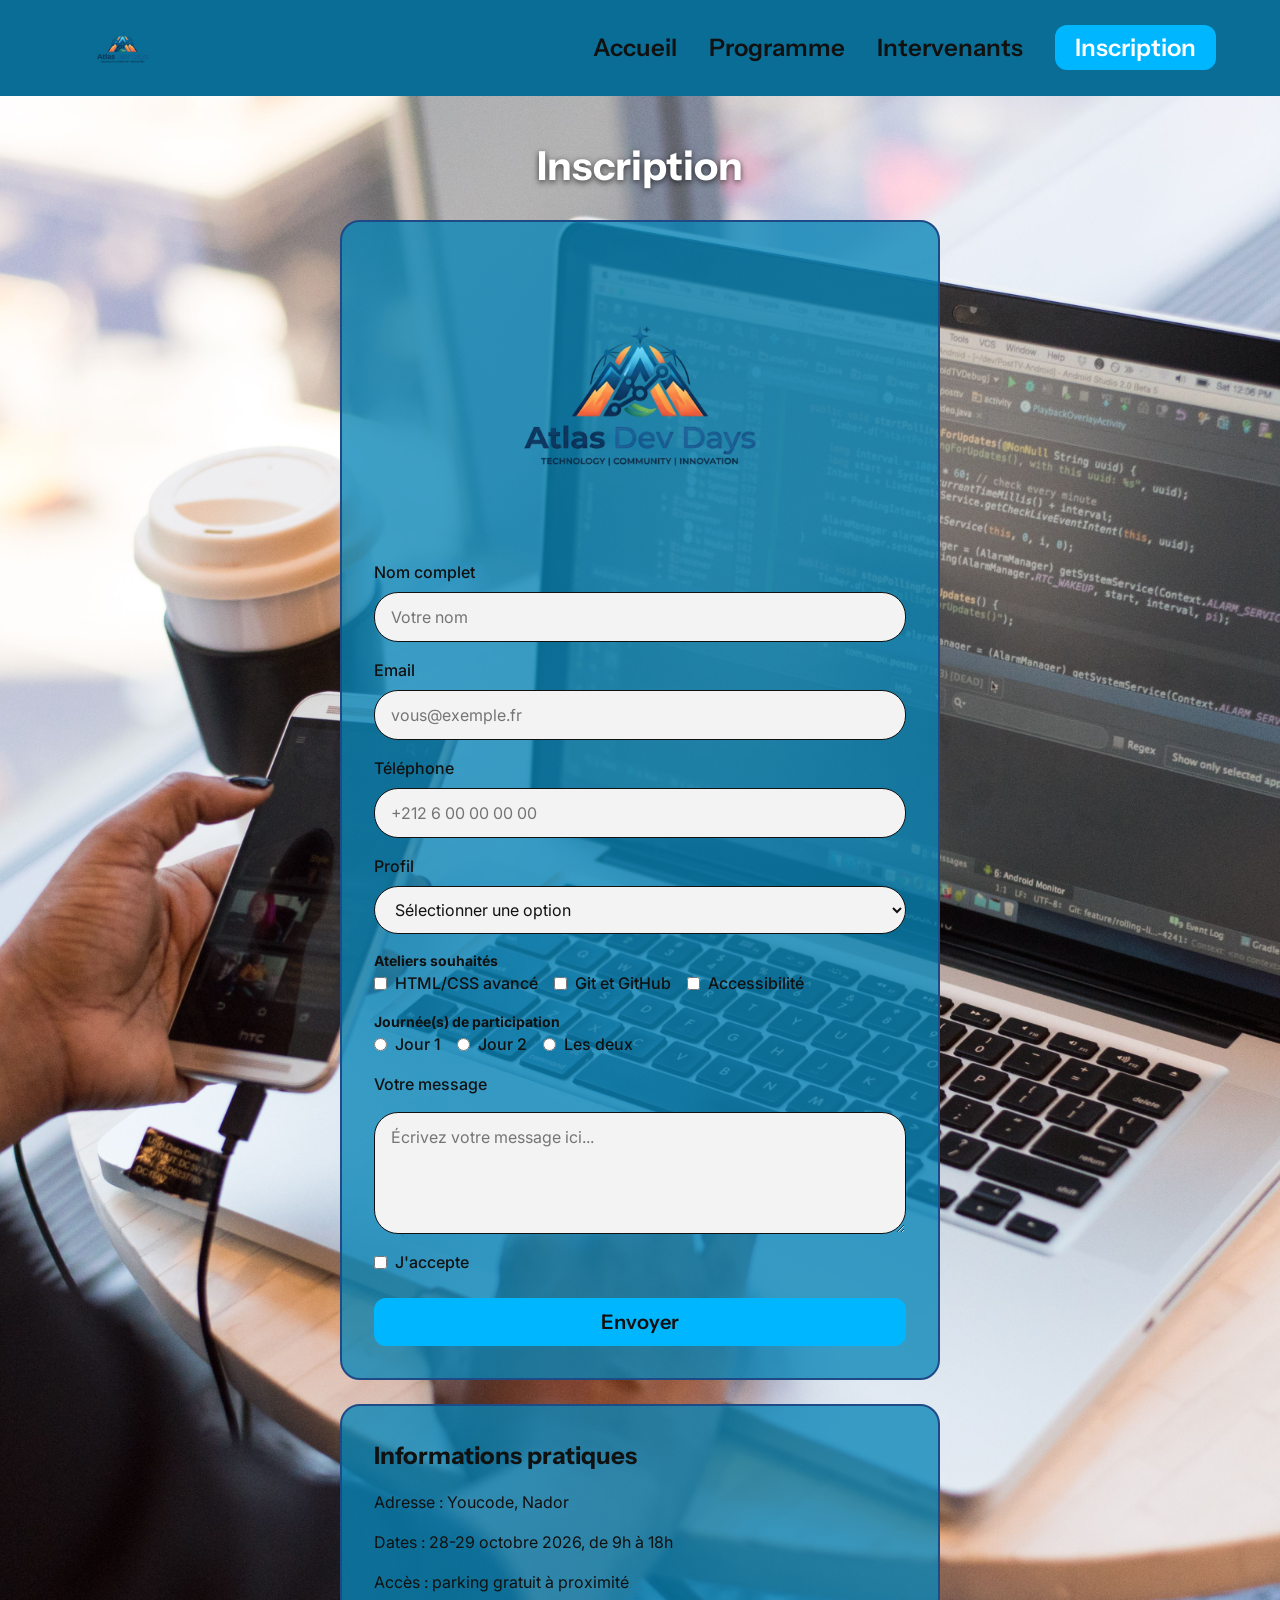
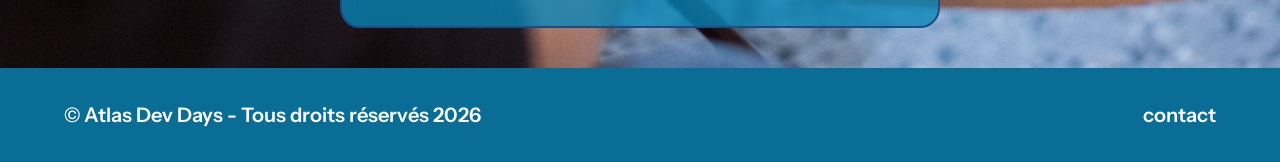
<file: inscription.html>
<!DOCTYPE html>
<html lang="fr">

<head>
  <meta charset="UTF-8">
  <meta name="viewport" content="width=device-width, initial-scale=1.0">
  <title>Atlas Dev Days | Inscription</title>
  <link rel="preconnect" href="https://fonts.googleapis.com">
  <link rel="preconnect" href="https://fonts.gstatic.com" crossorigin>
  <link rel="stylesheet"
    href="https://fonts.googleapis.com/css2?family=Instrument+Sans:wght@600&family=Inter:wght@400;500;700&display=swap">
  <link rel="stylesheet" href="css/style.css">
</head>

<body>

  <header class="site-header">
    <a href="index.html">
      <img class="logo" src="assets/icons/logo1.png" alt="Atlas Dev Days, retour à l'accueil">
    </a>
    <nav>
      <ul class="menu">
        <li><a href="index.html">Accueil</a></li>
        <li><a href="programme.html">Programme</a></li>
        <li><a href="intervenants.html">Intervenants</a></li>
        <li><a class="menu-cta" href="inscription.html" aria-current="page">Inscription</a></li>
      </ul>
    </nav>
  </header>

  <main class="page-inscription">
    <h1>Inscription</h1>

    <form class="form-card" action="#" method="get">
      <img class="from-logo" src="assets/icons/logo1.png" alt="">

      <div class="field">
        <label for="nom">Nom complet</label>
        <input type="text" id="nom" name="nom" placeholder="Votre nom" required minlength="3">
      </div>

      <div class="field">
        <label for="email">Email</label>
        <input type="email" id="email" name="email" placeholder="vous@exemple.fr" required>
      </div>

      <div class="field">
        <label for="tel">Téléphone</label>
        <input type="tel" id="tel" name="tel" placeholder="+212 6 00 00 00 00" required>
      </div>

      <div class="field">
        <label for="profil">Profil</label>
        <select id="profil" name="profil" required>
          <option value="">Sélectionner une option</option>
          <option value="etudiant">Étudiant·e</option>
          <option value="developpeur">Développeur·se</option>
          <option value="autre">Autre</option>
        </select>
      </div>

      <fieldset class="field">
        <legend>Ateliers souhaités</legend>
        <div>
          <div>
            <input type="checkbox" id="atelier-css" name="ateliers" value="css">
            <label for="atelier-css">HTML/CSS avancé</label>
          </div>
          <div>
            <input type="checkbox" id="atelier-git" name="ateliers" value="git">
            <label for="atelier-git">Git et GitHub</label>
          </div>
          <div>
            <input type="checkbox" id="atelier-a11y" name="ateliers" value="accessibilite">
            <label for="atelier-a11y">Accessibilité</label>
          </div>
        </div>
      </fieldset>

      <fieldset class="field">
        <legend>Journée(s) de participation</legend>
        <div>
          <div>
            <input type="radio" id="jour-1" name="jour" value="jour1" required>
            <label for="jour-1">Jour 1</label>
          </div>
          <div>
            <input type="radio" id="jour-2" name="jour" value="jour2">
            <label for="jour-2">Jour 2</label>
          </div>
          <div>
            <input type="radio" id="jour-both" name="jour" value="les-deux">
            <label for="jour-both">Les deux</label>
          </div>
        </div>
      </fieldset>

      <label for="message">Votre message</label>
      <textarea id="message" name="message" placeholder="Écrivez votre message ici..." rows="4"></textarea>
      <div class="check-box">
        <input type="checkbox" id="consentement" name="consentement" required>
        <label for="consentement">J'accepte</label>
      </div>

      <button class="button" type="submit">Envoyer</button>

    </form>

    <aside class="info-card">
      <h2>Informations pratiques</h2>
      <p>Adresse : Youcode, Nador</p>
      <p>Dates : 28-29 octobre 2026, de 9h à 18h</p>
      <p>Accès : parking gratuit à proximité</p>
    </aside>
  </main>

  <footer class="site-footer">
    <p>© Atlas Dev Days - Tous droits réservés 2026</p>
    <a href="#">contact</a>
  </footer>

</body>

</html>
</file>
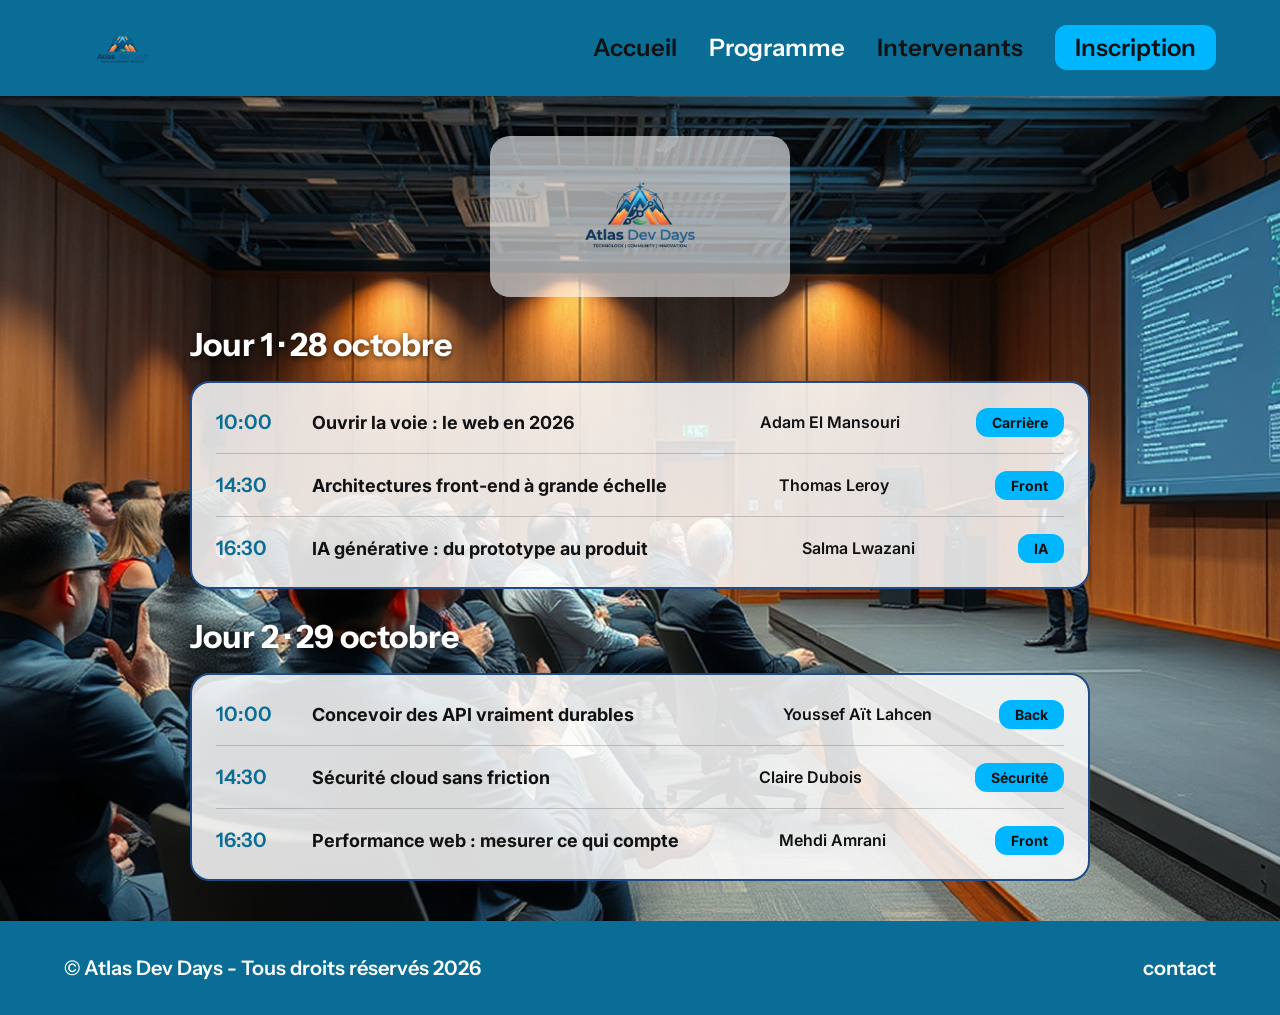
<file: programme.html>
<!DOCTYPE html>
<html lang="fr">

<head>
  <meta charset="UTF-8">
  <meta name="viewport" content="width=device-width, initial-scale=1.0">
  <title>Atlas Dev Days | Programme</title>
  <link rel="preconnect" href="https://fonts.googleapis.com">
  <link rel="preconnect" href="https://fonts.gstatic.com" crossorigin>
  <link rel="stylesheet"
    href="https://fonts.googleapis.com/css2?family=Instrument+Sans:wght@600&family=Inter:wght@400;500;700&display=swap">
  <link rel="stylesheet" href="css/style.css">
</head>

<body>

  <header class="site-header">
    <a href="index.html">
      <img class="logo" src="assets/icons/logo1.png" alt="Atlas Dev Days, retour à l'accueil">
    </a>
    <nav>
      <ul class="menu">
        <li><a href="index.html">Accueil</a></li>
        <li><a href="programme.html" aria-current="page">Programme</a></li>
        <li><a href="intervenants.html">Intervenants</a></li>
        <li><a class="menu-cta" href="inscription.html">Inscription</a></li>
      </ul>
    </nav>
  </header>

  <main class="page-programme">
    <img class="logo-center" src="assets/icons/logo1.png" alt="Atlas dev Days">

    <section class="day">
      <h2>Jour 1 · 28 octobre</h2>
      <div class="day-card">
        <article class="talk">
          <p class="talk-time">10:00</p>
          <h3 class="talk-title">Ouvrir la voie : le web en 2026</h3>
          <p class="talk-speaker">Adam El Mansouri</p>
          <p class="badge">Carrière</p>
        </article>
        <article class="talk">
          <p class="talk-time">14:30</p>
          <h3 class="talk-title">Architectures front-end à grande échelle</h3>
          <p class="talk-speaker">Thomas Leroy</p>
          <p class="badge">Front</p>
        </article>
        <article class="talk">
          <p class="talk-time">16:30</p>
          <h3 class="talk-title">IA générative : du prototype au produit</h3>
          <p class="talk-speaker">Salma Lwazani</p>
          <p class="badge">IA</p>
        </article>
      </div>
    </section>

    <section class="day">
      <h2>Jour 2 · 29 octobre</h2>
      <div class="day-card">
        <article class="talk">
          <p class="talk-time">10:00</p>
          <h3 class="talk-title">Concevoir des API vraiment durables</h3>
          <p class="talk-speaker">Youssef Aït Lahcen</p>
          <p class="badge">Back</p>
        </article>
        <article class="talk">
          <p class="talk-time">14:30</p>
          <h3 class="talk-title">Sécurité cloud sans friction</h3>
          <p class="talk-speaker">Claire Dubois</p>
          <p class="badge">Sécurité</p>
        </article>
        <article class="talk">
          <p class="talk-time">16:30</p>
          <h3 class="talk-title">Performance web : mesurer ce qui compte</h3>
          <p class="talk-speaker">Mehdi Amrani</p>
          <p class="badge">Front</p>
        </article>
      </div>
    </section>
  </main>

  <footer class="site-footer">
    <p>© Atlas Dev Days - Tous droits réservés 2026</p>
    <a href="#">contact</a>
  </footer>

</body>

</html>
</file>
<file: css/style.css>
/* Variables */
:root {
  --color-text: #111111;
  --color-light: #f5f5f5;
  --color-white: #ffffff;
  --color-accent: #00b7ff;
  --color-header: #096d95;
  --color-border: #1e4a86;

  --font-title: "Instrument Sans", sans-serif;
  --font-text: "Inter", sans-serif;

  --space: 16px;
}

/* Reset */
* {
  box-sizing: border-box;
  margin: 0;
  padding: 0;
}

img {
  max-width: 100%;
  display: block;
}

ul {
  list-style: none;
}

a {
  color: inherit;
  text-decoration: none;
}

/* Base */
body {
  min-height: 100vh;
  display: flex;
  flex-direction: column;
  background-color: var(--color-light);
  color: var(--color-text);
  font-family: var(--font-text);
  line-height: 1.5;
}

main {
  flex: 1;
}

.visually-hidden {
  position: absolute;
  width: 1px;
  height: 1px;
  overflow: hidden;
  clip: rect(0 0 0 0);
  white-space: nowrap;
}

/* Header */
.site-header {
  display: flex;
  justify-content: space-between;
  align-items: center;
  flex-wrap: wrap;
  gap: var(--space);
  padding: var(--space) 5%;
  background-color: var(--color-header);
}

.logo {
  height: 64px;
  width: auto;
}

.menu {
  display: flex;
  align-items: center;
  flex-wrap: wrap;
  gap: 32px;
}

.menu a {
  color: var(--color-text);
  font-family: var(--font-title);
  font-size: 24px;
  font-weight: 600;
}

.menu a:hover,
.menu a[aria-current="page"] {
  color: var(--color-white);
}

.menu .menu-cta {
  padding: 8px 20px;
  border-radius: 12px;
  background-color: var(--color-accent);
  color: var(--color-text);
}

.menu .menu-cta:hover {
  background-color: var(--color-white);
  color: var(--color-text);
}

/* Footer */
.site-footer {
  display: flex;
  justify-content: space-between;
  align-items: center;
  flex-wrap: wrap;
  gap: var(--space);
  padding: 32px 5%;
  background-color: var(--color-header);
  color: var(--color-white);
  font-family: var(--font-title);
  font-size: 20px;
  font-weight: 600;
}

.site-footer a:hover {
  text-decoration: underline;
}

/* Bouton */
.button {
  display: inline-block;
  margin-top: 8px;
  padding: 12px 28px;
  border: none;
  border-radius: 12px;
  background-color: var(--color-accent);
  color: var(--color-text);
  font-family: var(--font-title);
  font-size: 20px;
  font-weight: 600;
  text-align: center;
  cursor: pointer;
}

.button:hover {
  background-color: var(--color-white);
}

/* Focus visible (clavier) */
a:focus,
button:focus,
input:focus,
select:focus,
textarea:focus {
  outline: 3px solid var(--color-text);
  outline-offset: 2px;
  box-shadow: 0 0 0 5px var(--color-white);
}

/* Sections (accueil) */
.section {
  display: flex;
  flex-direction: column;
  align-items: center;
  gap: 24px;
  padding: 40px 5%;
}

.section h2 {
  font-family: var(--font-title);
  font-size: 32px;
}

/* Accueil : hero */
.hero {
  display: flex;
  justify-content: center;
  align-items: center;
  min-height: 460px;
  padding: 40px 5%;
  background-image: url("../assets/images/accueil.jpg");
  background-size: cover;
  background-position: center;
}

.hero-card {
  width: 100%;
  max-width: 320px;
  display: flex;
  flex-direction: column;
  align-items: center;
  gap: 8px;
  padding: 24px;
  border: 2px solid var(--color-border);
  border-radius: 20px;
  background-color: rgba(255, 255, 255, 0.8);
  text-align: center;
}

.hero-logo {
  width: 220px;
}

.hero-dates {
  font-size: 18px;
  font-weight: 700;
}

/* Accueil : chiffres clés */
.stats {
  display: flex;
  flex-wrap: wrap;
  justify-content: center;
  gap: 24px;
}

.stat {
  display: flex;
  flex-direction: column;
  align-items: center;
  min-width: 160px;
  padding: 24px;
  border: 2px solid var(--color-border);
  border-radius: 20px;
  background-color: var(--color-white);
  font-size: 18px;
}

.stat-number {
  color: var(--color-header);
  font-family: var(--font-title);
  font-size: 48px;
  line-height: 1;
}

/* Accueil : à propos */
.text-block {
  max-width: 700px;
  text-align: center;
}

/* Cartes intervenants (accueil + intervenants) */
.cards {
  display: flex;
  flex-wrap: wrap;
  justify-content: center;
  gap: 24px;
  width: 100%;
  max-width: 1100px;
}

.speaker-card {
  flex: 1 1 260px;
  max-width: 320px;
  display: flex;
  flex-direction: column;
  gap: 8px;
  padding: 0 0 16px 0;
  overflow: hidden;
  border: 2px solid var(--color-border);
  border-radius: 20px;
  background-color: var(--color-white);
}

.speaker-card img {
  width: 100%;
  height: 220px;
  object-fit: cover;
}

.speaker-card h2,
.speaker-card h3,
.speaker-card p,
.speaker-card a {
  padding: 0 16px;
}

.speaker-card h2,
.speaker-card h3 {
  font-family: var(--font-title);
  font-size: 22px;
}

.speaker-job {
  color: var(--color-header);
  font-weight: 600;
}

.speaker-link {
  margin-top: auto;
  color: var(--color-header);
  font-weight: 600;
  text-decoration: underline;
}

.speaker-link:hover {
  color: var(--color-text);
}

/* Page Intervenants */
.page-intervenants {
  display: flex;
  flex-direction: column;
  align-items: center;
  gap: 32px;
  padding: 40px 5%;
}

.page-intervenants h1 {
  font-family: var(--font-title);
  font-size: 40px;
}

/* Page Programme */
.page-programme {
  display: flex;
  flex-direction: column;
  align-items: center;
  gap: 24px;
  padding: 40px 5%;
  background-color: var(--color-header);
  background-image: url("../assets/images/programme.png");
  background-size: cover;
  background-position: center;
}

.logo-center {
  width: 300px;
  max-width: 100%;
  height: auto;
  padding: 12px 24px;
  border-radius: 20px;
  background-color: rgba(255, 255, 255, 0.6);
}

.day {
  width: 100%;
  max-width: 900px;
  display: flex;
  flex-direction: column;
  gap: 12px;
}

.day h2 {
  color: var(--color-white);
  font-family: var(--font-title);
  font-size: 32px;
  text-shadow: 0 2px 6px rgba(0, 0, 0, 0.7);
}

.day-card {
  display: flex;
  flex-direction: column;
  padding: 8px 24px;
  border: 2px solid var(--color-border);
  border-radius: 20px;
  background-color: rgba(255, 255, 255, 0.85);
}

.talk {
  display: flex;
  align-items: center;
  flex-wrap: wrap;
  gap: var(--space);
  padding: 16px 0;
}

.talk+.talk {
  border-top: 1px solid rgba(17, 17, 17, 0.2);
}

.talk-time {
  width: 80px;
  color: var(--color-header);
  font-family: var(--font-title);
  font-size: 20px;
  font-weight: 600;
}

.talk-title {
  flex: 1 1 250px;
  font-size: 18px;
}

.talk-speaker {
  flex: 0 1 200px;
  font-weight: 600;
}

.badge {
  padding: 4px 16px;
  border-radius: 12px;
  background-color: var(--color-accent);
  font-size: 14px;
  font-weight: 700;
}

/* ===== Page Inscription ===== */
.page-inscription {
  display: flex;
  flex-direction: column;
  align-items: center;
  gap: 24px;
  padding: 40px 5%;
  background-color: var(--color-header);
  background-image: url("../assets/images/inscription.jpg");
  background-size: cover;
  background-position: center;
}

.page-inscription h1 {
  color: var(--color-white);
  font-family: var(--font-title);
  font-size: 40px;
  text-shadow: 0 2px 6px rgba(0, 0, 0, 0.7);
}

.form-card,
.info-card {
  width: 100%;
  max-width: 600px;
  display: flex;
  flex-direction: column;
  gap: var(--space);
  padding: 32px;
  border: 2px solid var(--color-border);
  border-radius: 20px;
  background-color: rgba(8, 134, 184, 0.78);
}

.info-card h2 {
  font-family: var(--font-title);
  font-size: 24px;
}

.form-logo {
  width: 200px;
  align-self: center;
}

/* Champs */
.field {
  display: flex;
  flex-direction: column;
  gap: 8px;
  border: none;
}

label,
legend {
  font-size: 14px;
  font-weight: 700;
}

input[type="text"],
input[type="email"],
input[type="tel"],
select,
textarea {
  width: 100%;
  padding: 12px 16px;
  border: 1px solid var(--color-text);
  border-radius: 24px;
  background-color: #f3f3f3;
  color: var(--color-text);
  font: inherit;
}

/* Cases à cocher et boutons radio (dans les fieldset) */
fieldset>div {
  display: flex;
  flex-wrap: wrap;
  gap: var(--space);
}

fieldset>div>div,
.check-box {
  display: flex;
  align-items: center;
  gap: 8px;
}

label {
  font-size: 16px;
  font-weight: 500;
}

/* Mobile */
@media (min-width: 400px) and (max-width: 600px) {
  .menu {
    gap: 16px;
  }

  .menu a {
    font-size: 18px;
  }

  .site-header {
    display: flex;
    justify-content: space-between;
    align-items: center;
    flex-wrap: wrap;
    gap: 5px;
    padding: var(--space) 2%;
    background-color: var(--color-header);
  }


  .logo {

    margin-left: 180px;
    height: 64px;
    width: auto;
  }

  .talk-time {
    width: 100%;
  }

  .form-card,
  .info-card {
    padding: 24px;
  }
}
</file>
